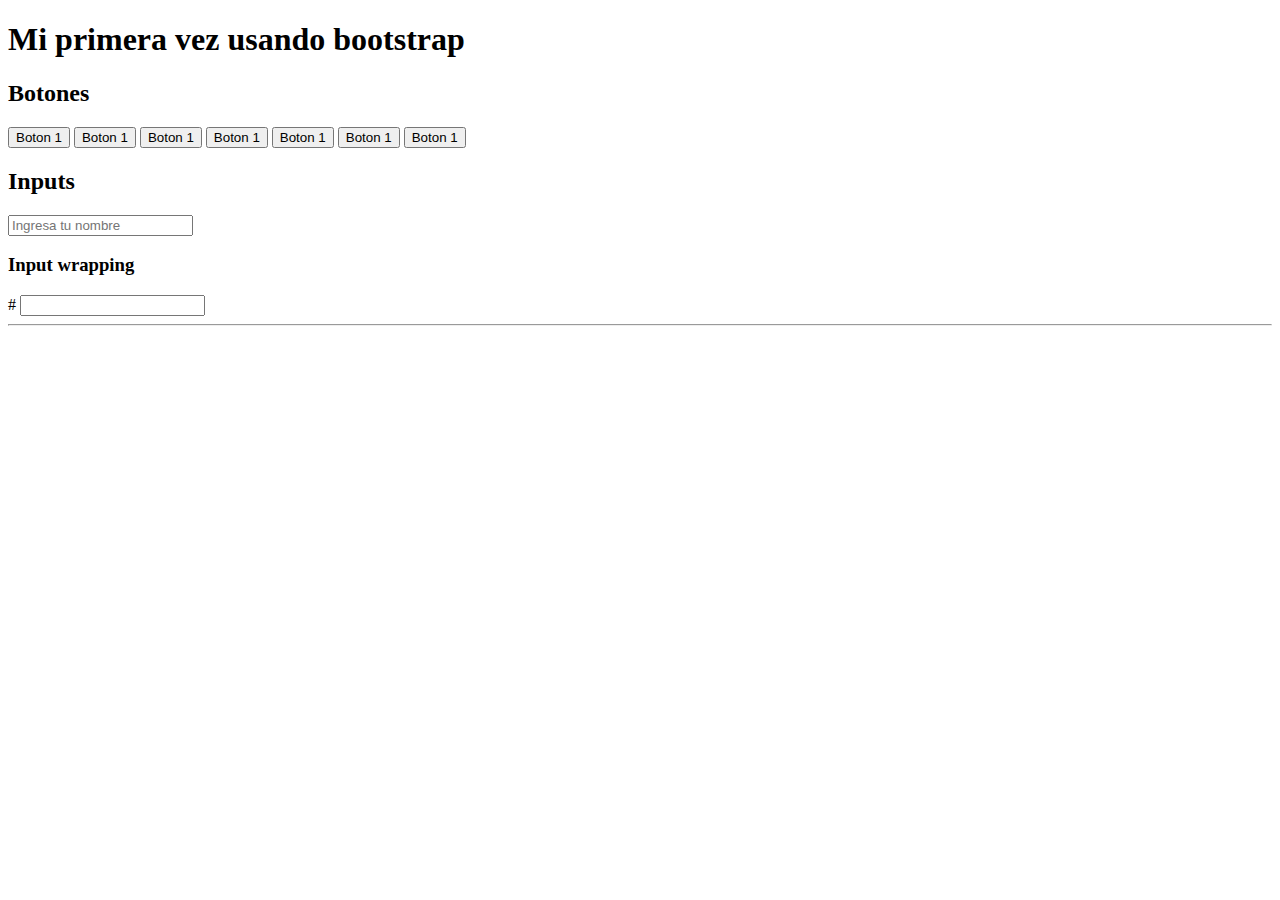
<file: boots/index.html>
<!DOCTYPE html>
<html lang="en">
  <head>
    <meta charset="UTF-8" />
    <meta http-equiv="X-UA-Compatible" content="IE=edge" />
    <meta name="viewport" content="width=device-width, initial-scale=1.0" />
    <title>Document</title>
    <!-- CSS -->
    <link
      href="https://cdn.jsdelivr.net/npm/bootstrap@5.2.2/dist/css/bootstrap.min.css"
      rel="stylesheet"
      integrity="sha384-Zenh87qX5JnK2Jl0vWa8Ck2rdkQ2Bzep5IDxbcnCeuOxjzrPF/et3URy9Bv1WTRi"
      crossorigin="anonymous"
    />
  </head>
  <body>
    <div class="container">
      <h1>Mi primera vez usando bootstrap</h1>
      <h2>Botones</h2>
      <!-- primary => azul -->
      <button class="btn btn-primary">Boton 1</button>
      <!-- success => verde -->
      <button class="btn btn-success">Boton 1</button>
      <!-- warning => amarillo -->
      <button class="btn btn-warning">Boton 1</button>
      <!-- danger => rojo -->
      <button class="btn btn-danger">Boton 1</button>
      <!-- dark => oscuro  -->
      <button class="btn btn-dark">Boton 1</button>
      <!-- secondary => gris  -->
      <button class="btn btn-secondary">Boton 1</button>
      <!-- link -->
      <button class="btn btn-link">Boton 1</button>

      <h2>Inputs</h2>
      <input type="text" class="form-control" placeholder="Ingresa tu nombre" />
      <h3>Input wrapping</h3>
      <!-- flex: wrap -->
      <div class="input-group flex-nowrap">
        <span class="input-group-text">#</span>
        <input type="text" class="form-control" />
      </div>
    </div>
    <hr>
    <div></div>
    <!-- JS -->
    <script
      src="https://cdn.jsdelivr.net/npm/bootstrap@5.2.2/dist/js/bootstrap.bundle.min.js"
      integrity="sha384-OERcA2EqjJCMA+/3y+gxIOqMEjwtxJY7qPCqsdltbNJuaOe923+mo//f6V8Qbsw3"
      crossorigin="anonymous"
    ></script>
  </body>
</html>
</file>
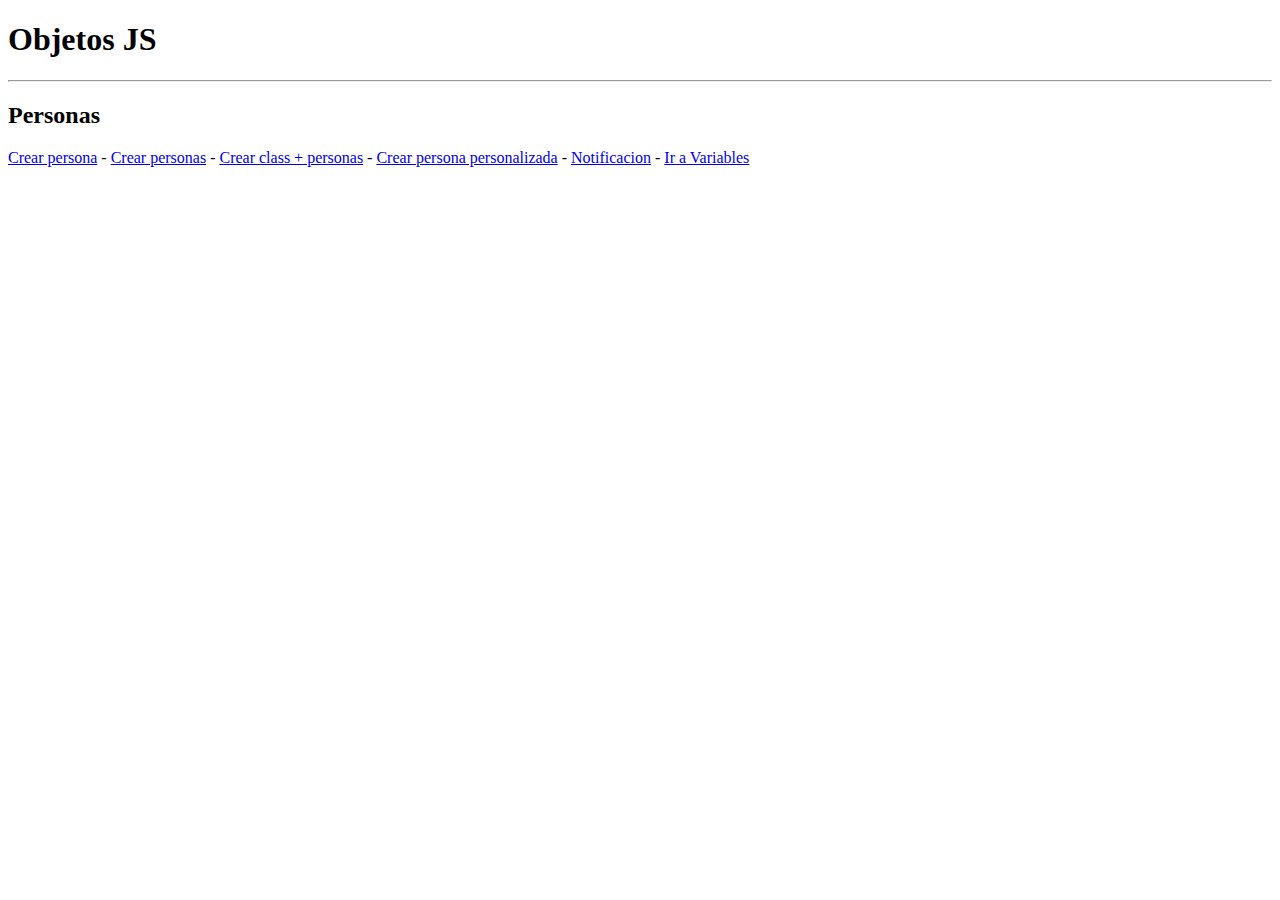
<file: Javascript/index.html>
<!DOCTYPE html>
<html lang="en">
<head>
    <meta charset="UTF-8">
    <meta http-equiv="X-UA-Compatible" content="IE=edge">
    <meta name="viewport" content="width=device-width, initial-scale=1.0">
    <title>Objetos JS</title>
    
</head>
<body>
    <h1>Objetos JS</h1>
    <hr>
    <h2>Personas</h2>
    <a href="javascript: crearPersona()">Crear persona</a>
    -
    <a href="javascript: crearPersonas();">Crear personas</a>
    -
    <a href="javascript: crearPersonasClass();">Crear class + personas</a>
    -
    <a href="javascript: crearPersonasCustom();">Crear persona personalizada</a>
    -
    <a href="javascript: notificacion();">Notificacion</a>
    -
    <a href="javascript: goVariables();">Ir a Variables</a>
    
</body>
<script src="./objetos.js"></script>
</html>
</file>
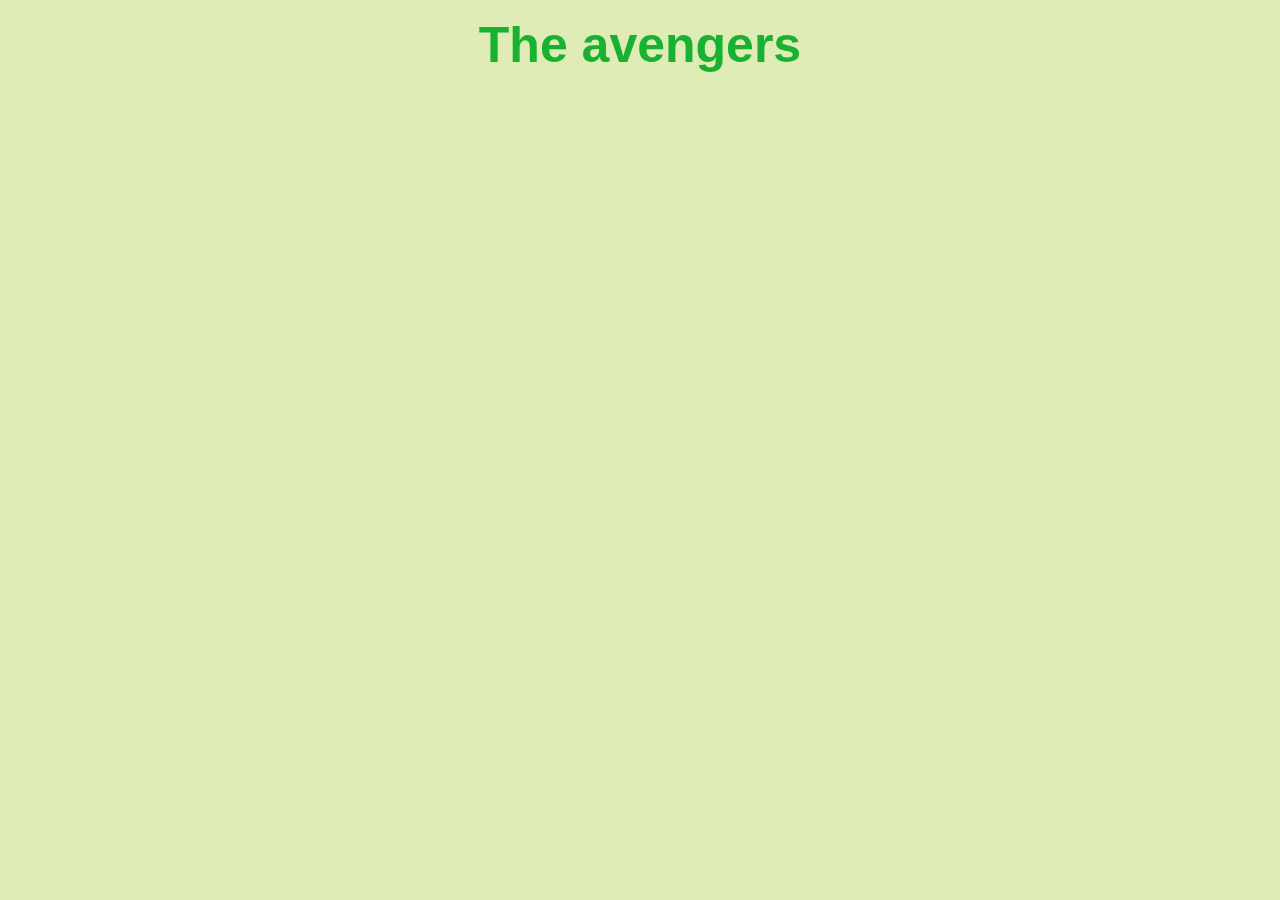
<file: reto-api-animaciones/index.html>
<!DOCTYPE html>
<html lang="en">
<head>
    <meta charset="UTF-8">
    <meta http-equiv="X-UA-Compatible" content="IE=edge">
    <meta name="viewport" content="width=device-width, initial-scale=1.0">
    <title>Reto API</title>
    <link rel="preconnect" href="https://fonts.googleapis.com">
    <link rel="preconnect" href="https://fonts.gstatic.com" crossorigin>
    <link href="https://fonts.googleapis.com/css2?family=Poppins:wght@100&display=swap" rel="stylesheet">
    <link rel="stylesheet" href="./index.css">
</head>
<body>
    <main>
        <h1>The avengers</h1>
        <div class="container"></div>
    </main>
    <script src="./index.js"></script>
</body>
</html>
</file>
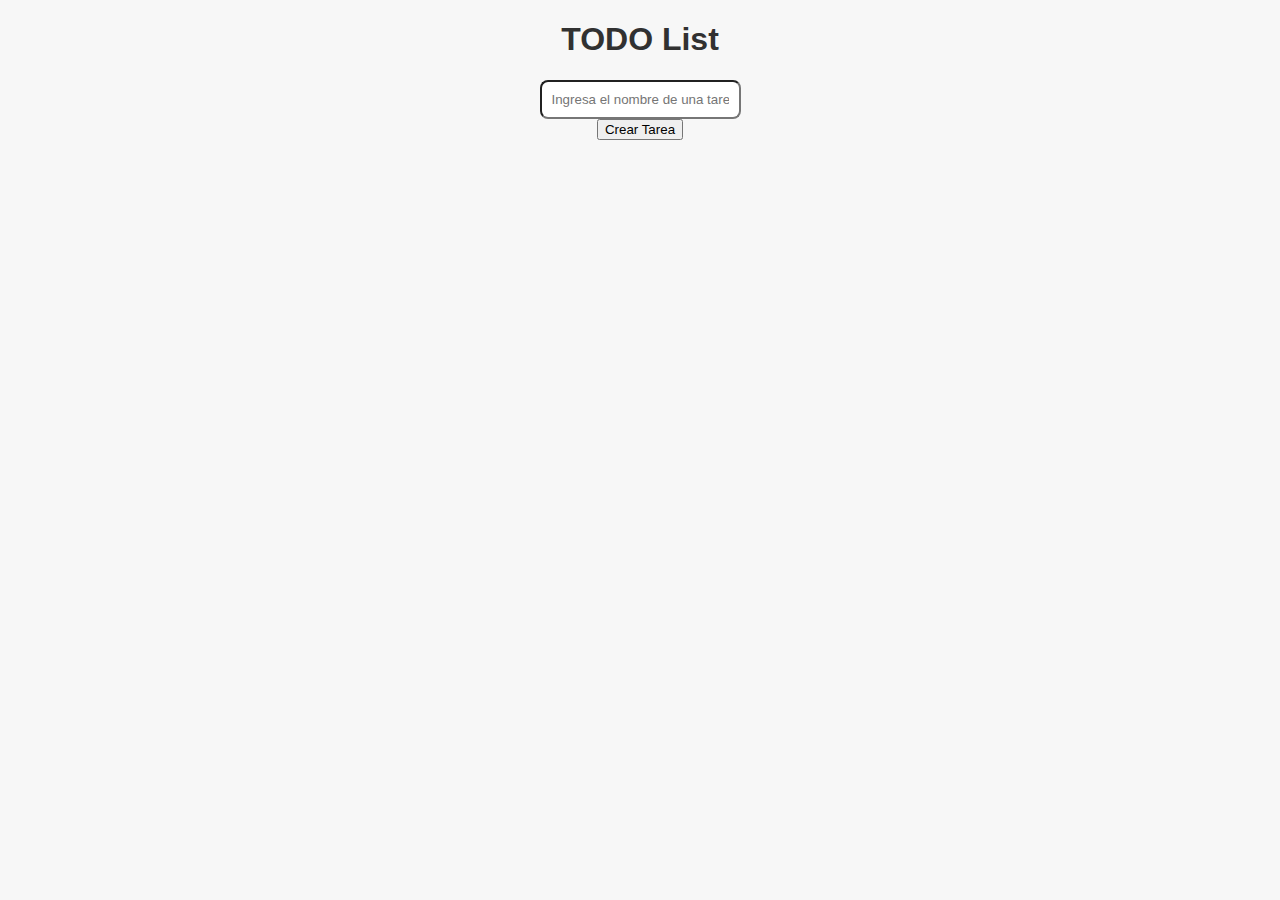
<file: todo-project/index.html>
<!DOCTYPE html>
<html lang="en">
  <head>
    <meta charset="UTF-8" />
    <meta http-equiv="X-UA-Compatible" content="IE=edge" />
    <meta name="viewport" content="width=device-width, initial-scale=1.0" />
    <title>Document</title>
    <link rel="stylesheet" href="./styles/index.css" />
    <link
      href="https://cdn.jsdelivr.net/npm/bootstrap@5.2.2/dist/css/bootstrap.min.css"
      rel="stylesheet"
      integrity="sha384-Zenh87qX5JnK2Jl0vWa8Ck2rdkQ2Bzep5IDxbcnCeuOxjzrPF/et3URy9Bv1WTRi"
      crossorigin="anonymous"
    />
  </head>
  <body>
    <main class="container">
      <div>
        <h1>TODO List</h1>
        <div class="container__form mt-5 row">
          <div class="col-8">
            <input
              id="input-task"
              type="text"
              class="form-control"
              placeholder="Ingresa el nombre de una tarea"
            />
          </div>
          <div class="col-4 d-grid">
            <button id="btn-create" class="btn btn-success">Crear Tarea</button>
          </div>
        </div>
        <div class="container__tasks">
          <!-- <task-card name="Comprar comida" status="1"></task-card>
          <task-card name="Comprar comida2" status="2"></task-card>
          <task-card name="Comprar comida" status="3"></task-card> -->
        </div>
      </div>
      <script src="./components/task-card.js"></script>
      <script src="./index.js"></script>
      <script
        src="https://cdn.jsdelivr.net/npm/bootstrap@5.2.2/dist/js/bootstrap.bundle.min.js"
        integrity="sha384-OERcA2EqjJCMA+/3y+gxIOqMEjwtxJY7qPCqsdltbNJuaOe923+mo//f6V8Qbsw3"
        crossorigin="anonymous"
      ></script>
    </main>
  </body>
</html>
</file>
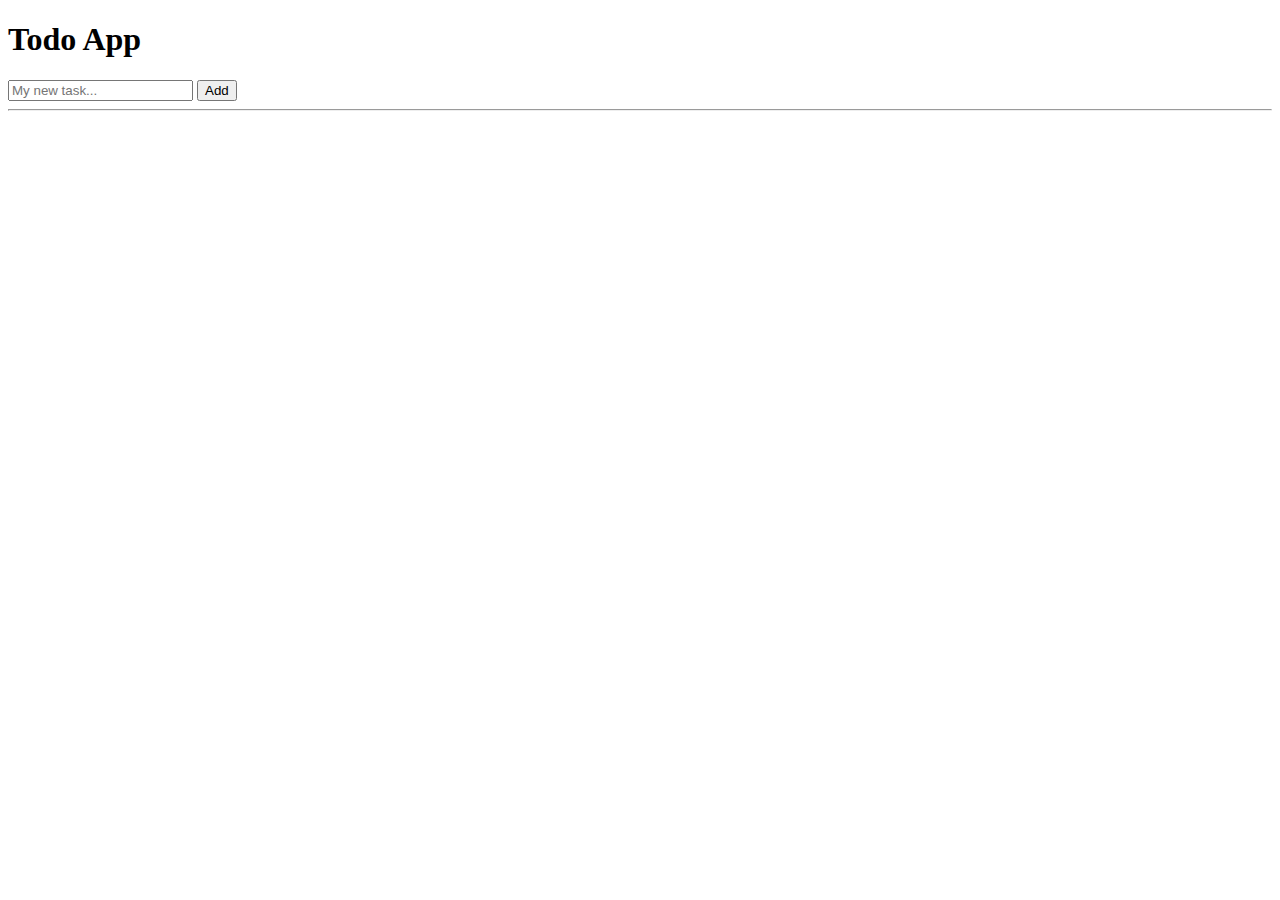
<file: todoapp/index.html>
<!DOCTYPE html>
<html lang="en">
<head>
    <meta charset="UTF-8">
    <meta http-equiv="X-UA-Compatible" content="IE=edge">
    <meta name="viewport" content="width=device-width, initial-scale=1.0">
    <title>Todo App</title>
    <link href="https://cdn.jsdelivr.net/npm/bootstrap@5.2.2/dist/css/bootstrap.min.css" rel="stylesheet" integrity="sha384-Zenh87qX5JnK2Jl0vWa8Ck2rdkQ2Bzep5IDxbcnCeuOxjzrPF/et3URy9Bv1WTRi" crossorigin="anonymous">
</head>
<body>
    <div class="container my-5">
        <h1 class="display-3">Todo App</h1>
        <!-- New Task -->
        <my-card shadow="true">
            <div class="input-group">
                <input id="input_task" type="text" class="form-control" placeholder="My new task...">
                <button class="btn btn-outline-primary" type="button" id="button-addon2" onclick="javascript: console.log('hey!');">Add</button>
            </div>   
        </my-card>
        <!-- HR -->
        <div class="text-primary">
            <hr>
        </div>
        <!-- Tasks List -->
        <section id="tasks_list">
        </section>
    </div>
</body>
<script src="https://cdn.jsdelivr.net/npm/bootstrap@5.2.2/dist/js/bootstrap.bundle.min.js" integrity="sha384-OERcA2EqjJCMA+/3y+gxIOqMEjwtxJY7qPCqsdltbNJuaOe923+mo//f6V8Qbsw3" crossorigin="anonymous"></script>
<script src="components/card.js"></script>
<script src="components/task.js"></script>
<script src="app.js"></script>
</html>
</file>
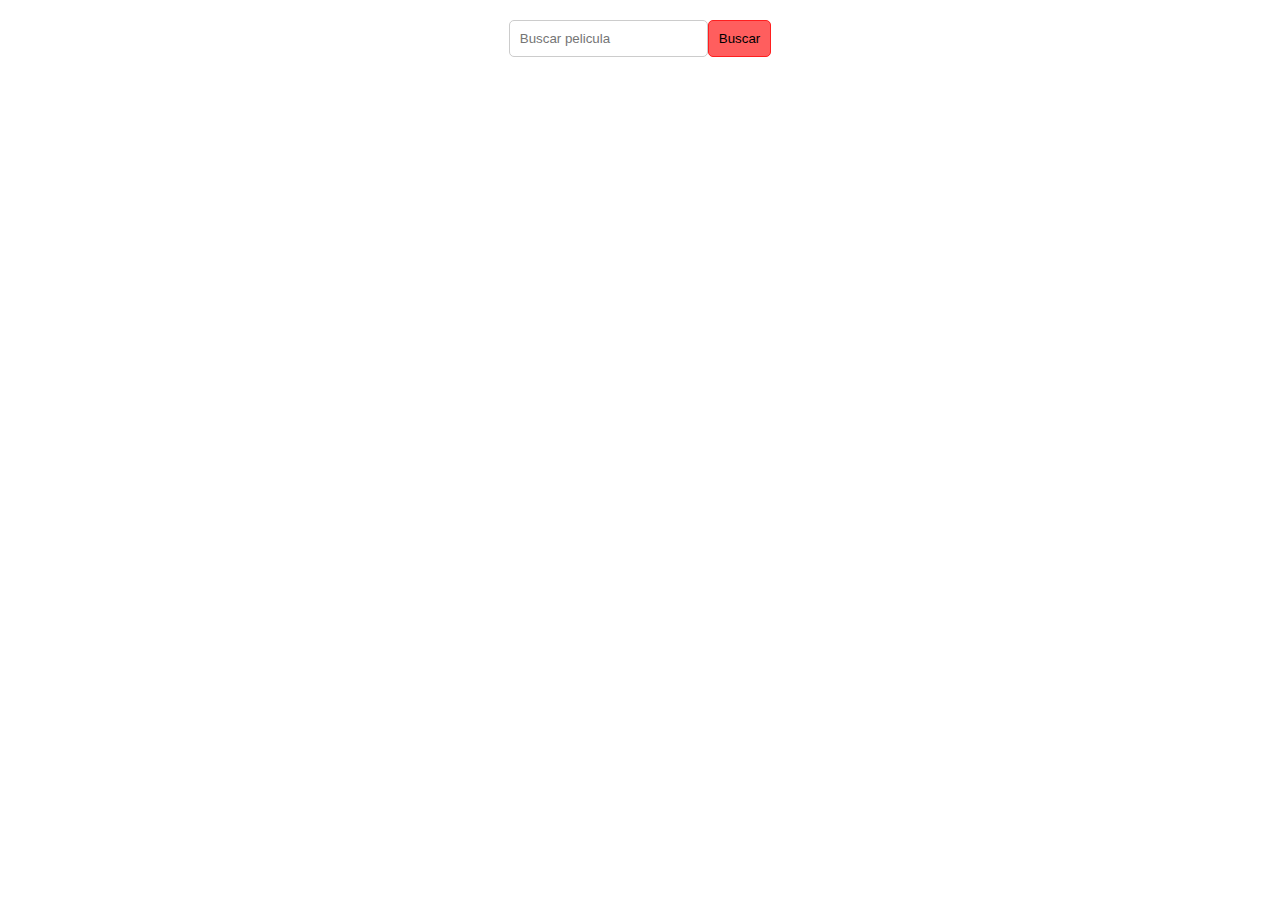
<file: Javascript/movies/index.html>
<!DOCTYPE html>
<html lang="en">
  <head>
    <meta charset="UTF-8" />
    <meta http-equiv="X-UA-Compatible" content="IE=edge" />
    <meta name="viewport" content="width=device-width, initial-scale=1.0" />
    <link rel="stylesheet" href="./index.css">
    <title>Document</title>
  </head>
  <body>
    <div class="search">
      <input type="text" class="input-buscar" placeholder="Buscar pelicula" />
      <button class="btn-buscar">Buscar</button>
    </div>
    <div class="container"></div>
    <script src="./app.js" type="module"></script>
  </body>
</html>
</file>
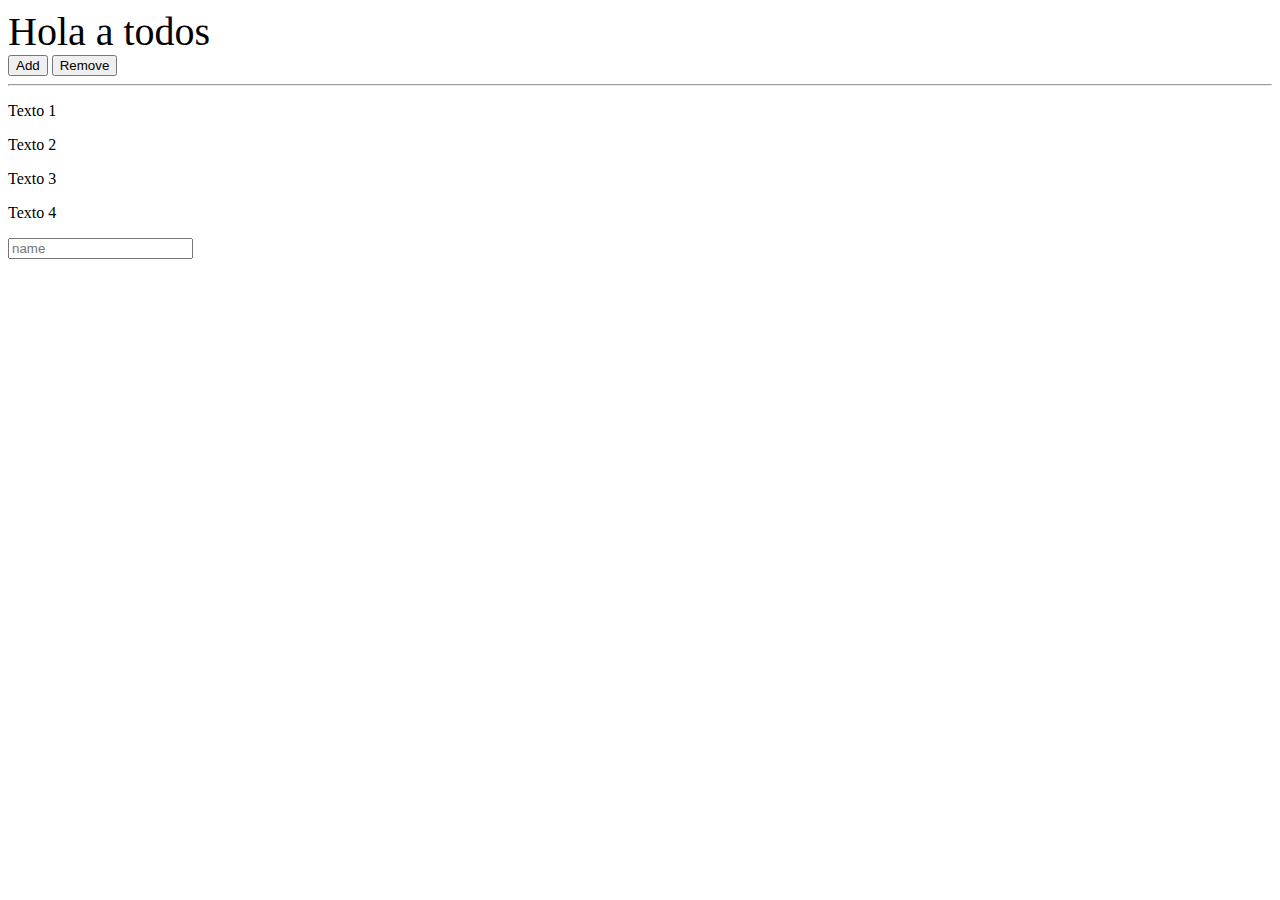
<file: Javascript/semana6/index.html>
<!DOCTYPE html>
<html lang="en">
<head>
    <meta charset="UTF-8">
    <meta http-equiv="X-UA-Compatible" content="IE=edge">
    <meta name="viewport" content="width=device-width, initial-scale=1.0">
    <title>Pi Trainer</title>
    <link rel="stylesheet" href="./styles.css">
</head>
<body>
    <div class="container" id="div_container"></div>
    <button onclick="test();">Add</button>
    <button onclick="remove();">Remove</button>
    <hr>
    <p>Texto 1</p>
    <p>Texto 2</p>
    <p>Texto 3</p>
    <p>Texto 4</p>
    <input type="text" id="input_name" placeholder="name">
</body>
<script src="./app.js"></script>
</html>
</file>
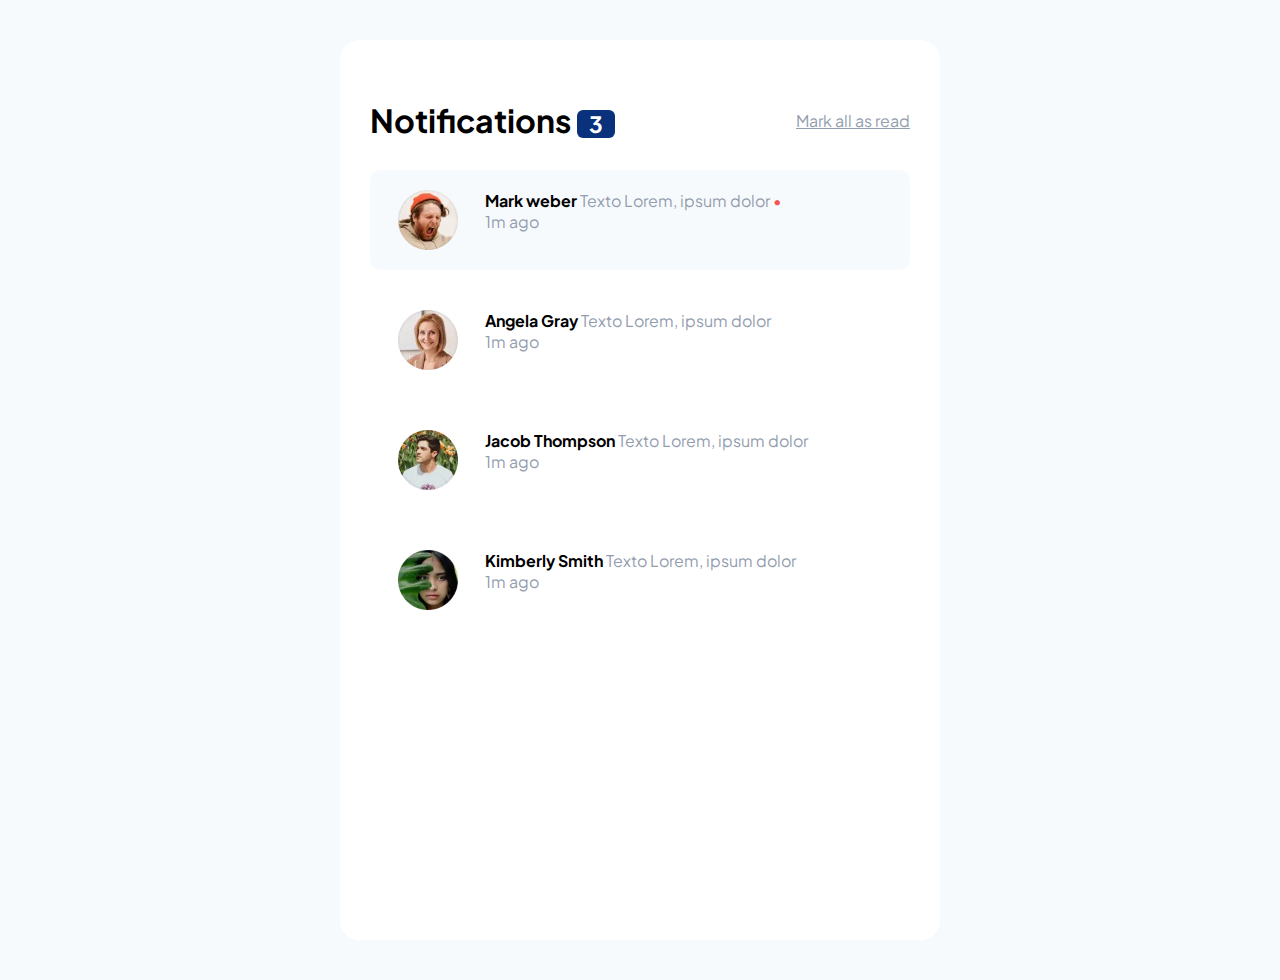
<file: retos/reto5/Index.html>
<!DOCTYPE html>
<html lang="en">
<head>
    <meta charset="UTF-8">
    <meta http-equiv="X-UA-Compatible" content="IE=edge">
    <meta name="viewport" content="width=device-width, initial-scale=1.0">
    <link rel="preconnect" href="https://fonts.googleapis.com">
    <link rel="preconnect" href="https://fonts.gstatic.com" crossorigin>
    <link href="https://fonts.googleapis.com/css2?family=Plus+Jakarta+Sans:wght@500;800&display=swap" rel="stylesheet">
    <link rel="stylesheet" href="./css/styles.css">
    <title>Notifications</title>
</head>
<body>
    <div class="grid-container">
        <div class="header">
            <h1>Notifications <span class="badge">3</span></h1>
            <a href="#">Mark all as read</a>
        </div>
        <div class="main">
            <div class="card unread">
                <div class="avatar">
                    <img src="./assets/images/avatar-mark-webber.webp" alt="">
                </div>
                <div class="content">
                    <strong>Mark weber</strong>&nbsp;<span class="text">Texto Lorem, ipsum dolor</span>
                    <p class="time">1m ago</p>
                </div>
            </div>
            <div class="card">
                <div class="avatar">
                    <img src="./assets/images/avatar-angela-gray.webp" alt="">
                </div>
                <div class="content">
                    <strong>Angela Gray</strong>&nbsp;<span class="text">Texto Lorem, ipsum dolor</span>
                    <p class="time">1m ago</p>
                </div>
            </div>
            <div class="card">
                <div class="avatar">
                    <img src="./assets/images/avatar-jacob-thompson.webp" alt="">
                </div>
                <div class="content">
                    <strong>Jacob Thompson</strong>&nbsp;<span class="text">Texto Lorem, ipsum dolor</span>
                    <p class="time">1m ago</p>
                </div>
            </div>
            <div class="card">
                <div class="avatar">
                    <img src="./assets/images/avatar-kimberly-smith.webp" alt="">
                </div>
                <div class="content">
                    <strong>Kimberly Smith</strong>&nbsp;<span class="text">Texto Lorem, ipsum dolor</span>
                    <p class="time">1m ago</p>
                </div>
                
                </div>
            </div>
        </div>
    </div>
</body>
</html>
</file>
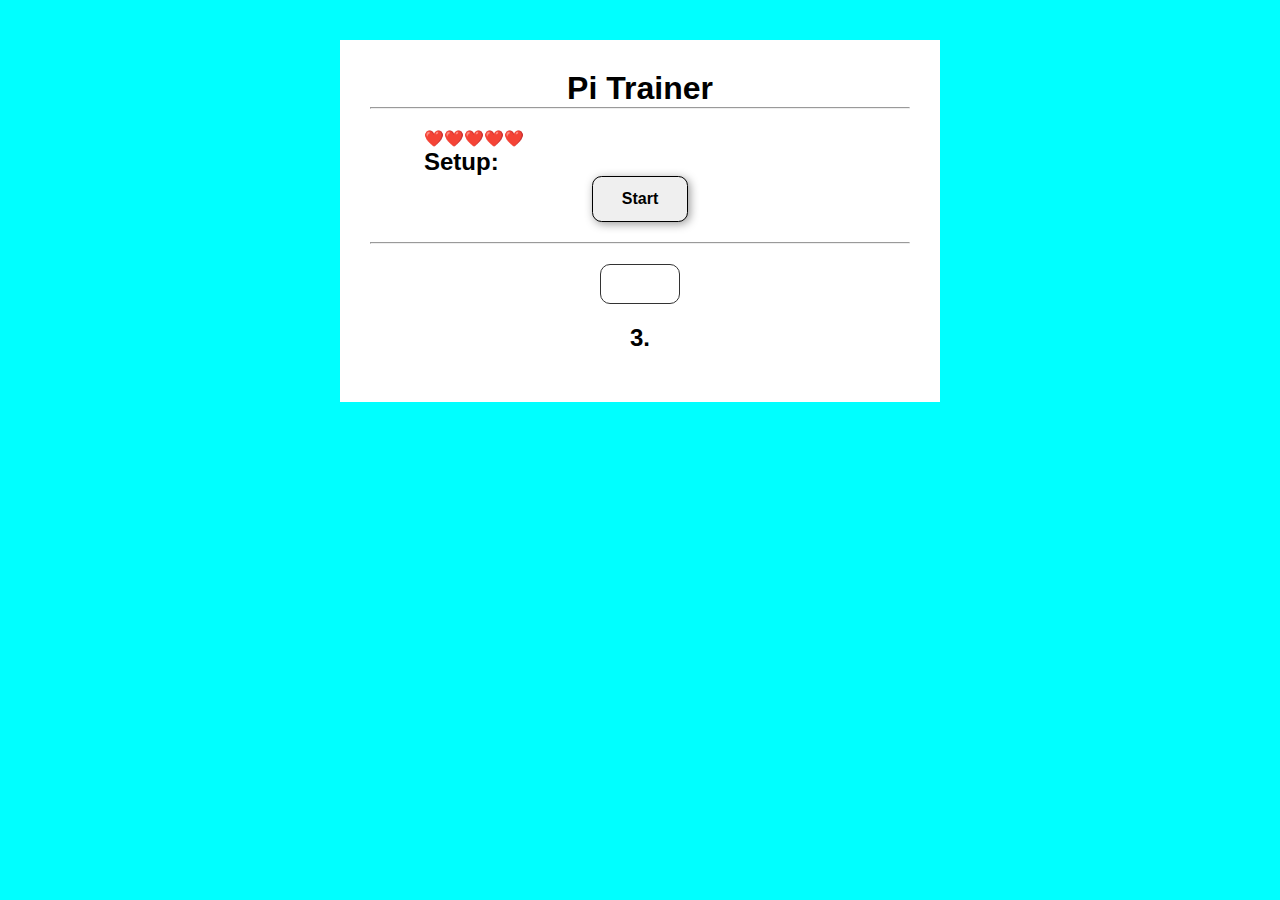
<file: Javascript/semana6/pitrainer/index.html>
<!DOCTYPE html>
<html lang="en">
  <head>
    <meta charset="UTF-8" />
    <meta http-equiv="X-UA-Compatible" content="IE=edge" />
    <meta name="viewport" content="width=device-width, initial-scale=1.0" />
    <link rel="stylesheet" href="./styles.css" />
    <title>Pi Trainer</title>
  </head>
  <body>
    <div class="container">
      <h1>Pi Trainer</h1>
      <hr />
      <div id="setup">
        <p class="live_qty"></p>
        <h2>Setup:</h2>
        <button class="btn" id="button_start">Start</button>
      </div>
      <hr />
      <div id="game">
        <input type="tel" pattern="[0-9]*" novalidate id="input_decimals" />
        <p id="result_decimals">3.</p>
        <p id="result_score"></p>
      </div>
    </div>
  </body>
  <script src="./app.js"></script>
</html>
</file>
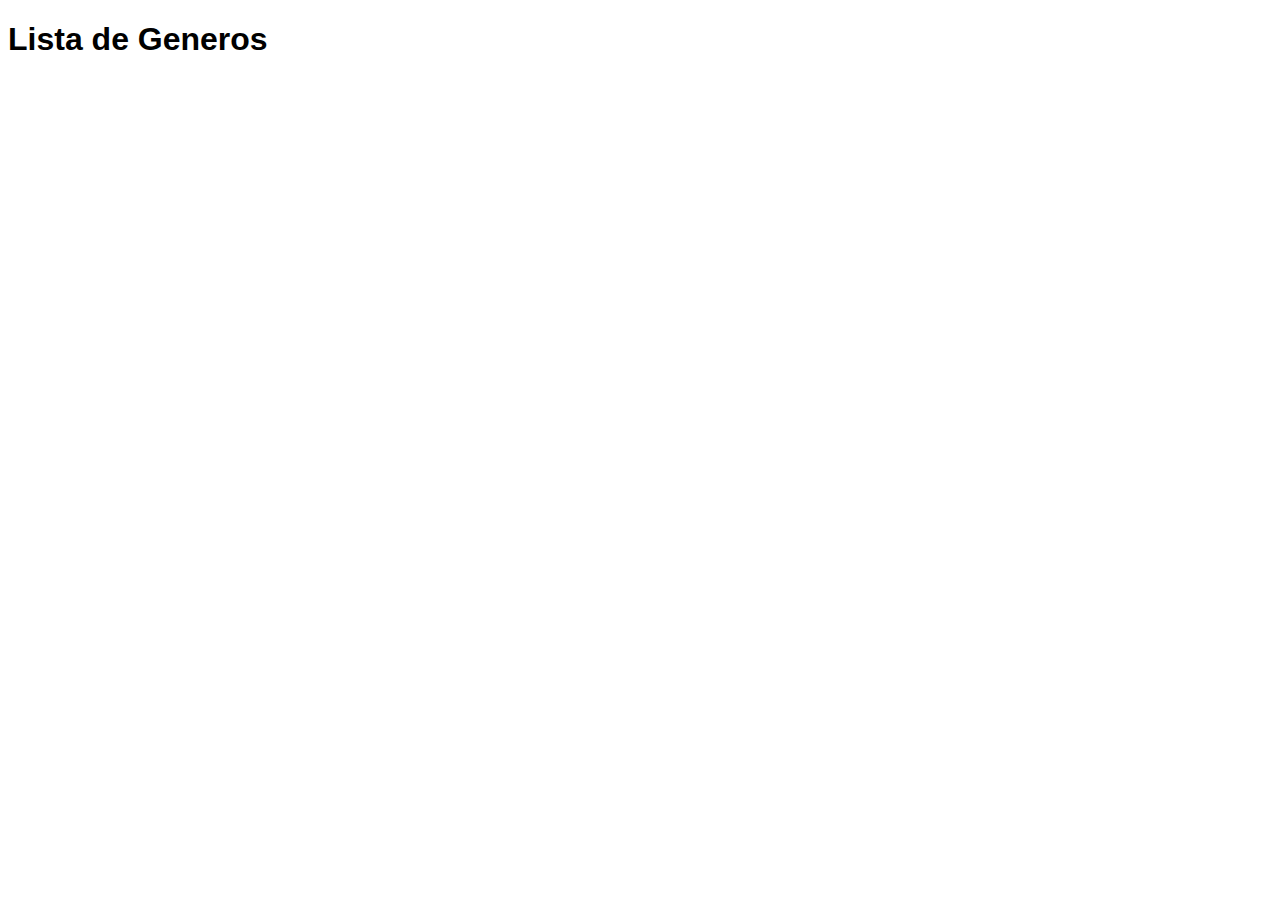
<file: Javascript/semana6/reto-lista/index.html>
<!DOCTYPE html>
<html lang="en">
  <head>
    <meta charset="UTF-8" />
    <meta http-equiv="X-UA-Compatible" content="IE=edge" />
    <meta name="viewport" content="width=device-width, initial-scale=1.0" />
    <title>Document</title>
    <link rel="stylesheet" href="./index.css" />
  </head>
  <body>
    <h1>Lista de Generos</h1>
    <ul class="lista"></ul>
    <script src="./index.js"></script>
  </body>
</html>
</file>
<file: reto-api-animaciones/index.css>
*{
    margin: 0;
    padding: 0;
    box-sizing: border-box;
}

body{
    background-color: hsl(74, 58%, 82%);
    font-family: Arial, Helvetica, sans-serif;
}

.container{
    display: flex;
    flex-wrap: wrap;
    justify-content: center;
}

.titulo{
  display: flex;
  justify-content: center;
  padding: 2rem;
}

h1{
 
  color: rgb(25, 177, 48); 
  padding: 1rem;
  text-align: center;
  font-size: 50px;
}

h4{
  color: rgb(37, 21, 176);
}

p{
  color:rgb(24, 161, 211);
}

.movie{
    width: 300px;
    margin: 10px;
    padding: 10px;
    border: 1px solid rgb(199, 24, 24);
    border-radius: 5px;
    box-shadow: 0 0 5px rgb(11, 144, 189);

  }
  
  .movie img {
    width: 100%;
    height: 300px;
    object-fit: cover;
    margin-bottom: 10px;
  }
  
  .movie h4 {
    margin-bottom: 10px;
  }
  
  .movie p {
    margin-bottom: 10px;
  }
</file>
<file: todo-project/styles/index.css>
body {
  background-color: rgb(247, 247, 247);
  color: rgb(49, 49, 49);
  font-family: sans-serif;
}

main {
  margin: auto;
}

h1 {
  text-align: center;
}

.container__form {
  text-align: center;
}
.container__form input {
  padding: 10px;
  border-radius: 8px;
  border: 0.5 solid !important;
}
.container__form input:hover {
  border: solid 1px rgb(80, 255, 153);
}

.container__tasks .task__end {
  color: rgb(49, 49, 49);
  background-color: rgb(68, 255, 196);
  padding: 12px;
  border-radius: 8px;
  margin-top: 20px;
}
.container__tasks .task__in__progress {
  color: #fff;
  background-color: rgb(102, 143, 255);
  padding: 12px;
  border-radius: 8px;
  margin-top: 20px;
}
.container__tasks .task__delete {
  color: #fff;
  background-color: rgb(237, 121, 129);
  padding: 12px;
  border-radius: 8px;
  margin-top: 20px;
}/*# sourceMappingURL=index.css.map */
</file>
<file: Javascript/movies/index.css>
* {
    margin: 0;
    padding: 0;
    box-sizing: border-box;
  }
  
  body {
    font-family: Arial, Helvetica, sans-serif;
  }
  
  .container {
    display: flex;
    flex-wrap: wrap;
    justify-content: center;
  }
  
  .movie {
    width: 300px;
    margin: 10px;
    padding: 10px;
    border: 1px solid rgb(204, 204, 204);
    border-radius: 15px;
    box-shadow: 0 0 5px rgb(15, 103, 205);
    background-color: rgb(221, 234, 174);
  }
  
  .movie img {
    width: 100%;
    height: 300px;
    object-fit: cover;
    margin-bottom: 10px;
  }
  
  .movie h4 {
    margin-bottom: 10px;
  }
  
  .movie p {
    margin-bottom: 10px;
  }
  
  .search {
    display: flex;
    justify-content: center;
    margin: 10px;
    padding: 10px;
  }
  
  .search input {
    padding: 10px;
    border: 1px solid #ccc;
    border-radius: 5px;
  }
  
  .search button {
    padding: 10px;
    border: 1px solid rgb(255, 31, 31);
    border-radius: 5px;
    background-color: rgb(255, 94, 94);
    cursor: pointer;
  }
</file>
<file: Javascript/semana6/styles.css>
.container {
    font-size: 40px;
}

.big {
    font-size: 80px !important;
    color: red;
    background-color: blue;
}
</file>
<file: retos/reto5/css/styles.css>
* {
    margin: 0;
    padding: 0;
    box-sizing: border-box;
}

body {
    font-family: 'Plus Jakarta Sans', sans-serif;
    background-color: hsl(210, 60%, 98%);
}

h1 {
    font-size: 1.5em;
}

.grid-container {
    background-color: white;
    height: 100vh;
    max-width: 600px;
    padding: 20px;

    display: grid;
    grid-template-areas: 
    "header"
    "main";
    grid-template-rows: 100px auto;
}

.header {
    display: grid;
    grid-template-columns: 1fr auto;
    align-items: center;
    grid-area: header;
}

.header .badge {
    background-color: hsl(219, 85%, 26%);
    color: white;
    font-size: 0.7em;
    padding: 0px 12px;
    border-radius: 6px;
}

.header a {
    justify-self: end;
    color: hsl(219, 14%, 63%);
}
.header a:hover {
    color: hsl(219, 85%, 26%);
    text-decoration: none;
}

.main {
    grid-area: main;
    display: grid;
    align-content: flex-start;
    gap: 10px;
}

.main .card {
    height: auto;
    padding: 10px;
    display: grid;
    grid-template-areas:
    "avatar content";
    grid-template-columns: 15% auto;
    gap: 10px;
}

.main .card .avatar {
    grid-area: avatar;
}
.main .card .avatar img {
    display: block;
    width: 80%;
    margin: 0px auto;
}
.main .card .content {
    grid-area: 'content';
}
.main .card .content .text {
    color:hsl(219, 14%, 63%)
}
.main .card .time {
    grid-area: time;
    color:hsl(219, 14%, 63%);
}

.unread {
    background-color: hsl(210, 60%, 98%);
    border-radius: 10px;
}
.unread .text::after {
    content: ' •';
    color: hsl(1, 90%, 64%);
}


@media (min-width: 600px) {
    h1 {
        font-size: 2em;
    }
    .grid-container {
        margin: 40px auto;
        border-radius: 20px;
        padding: 30px;
    }
    .main {
        gap: 20px;
    }
    .main .card {
        padding: 20px;
        gap: 20px;
    }

}
</file>
<file: Javascript/semana6/pitrainer/styles.css>
* {
    box-sizing: border-box;
    margin: 0;
    padding: 0;
    font-family: Arial, Helvetica, sans-serif;
  }
  
  body {
    background-color: aqua;
  }
  
  .container {
    width: 100%;
    margin: 0px;
    background-color: white;
    padding: 20px;
  }
  
  h1 {
    text-align: center;
    margin: 0px;
  }
  
  #setup {
    width: 80%;
    margin: 20px auto;
  }
  
  .btn {
    padding: 0.8rem 1.8rem;
    border-radius: 0.6rem;
    box-shadow: 2px 2px 10px #999;
    border: 1px solid black;
    font-size: 1rem;
    font-weight: 800;
    display: block;
    margin: 0 auto;
  }
  .btn:hover {
    cursor: pointer;
    box-shadow: none;
    filter: brightness(2);
  }
  
  #game {
    width: 80%;
    margin: 20px auto;
    display: block;
    text-align: center;
  }
  
  #game input {
    width: 80px;
    height: 40px;
    padding: 10px;
    border: 1px solid rgb(51, 51, 51);
    border-radius: 10px;
    font-size: 1.2em;
    font-weight: inherit;
    text-align: center;
  }
  
  #game #result_decimals {
    font-size: 1.5em;
    font-weight: 800;
    text-align: center;
    width: 80%;
    margin: 20px auto;
    overflow-wrap: break-word;
  }
  
  @media (min-width: 600px) {
    .container {
      width: 600px;
      margin: 40px auto;
      padding: 30px;
    }
  }
</file>
<file: Javascript/semana6/reto-lista/index.css>
body {
    font-family: Arial, Helvetica, sans-serif;
  }
</file>
